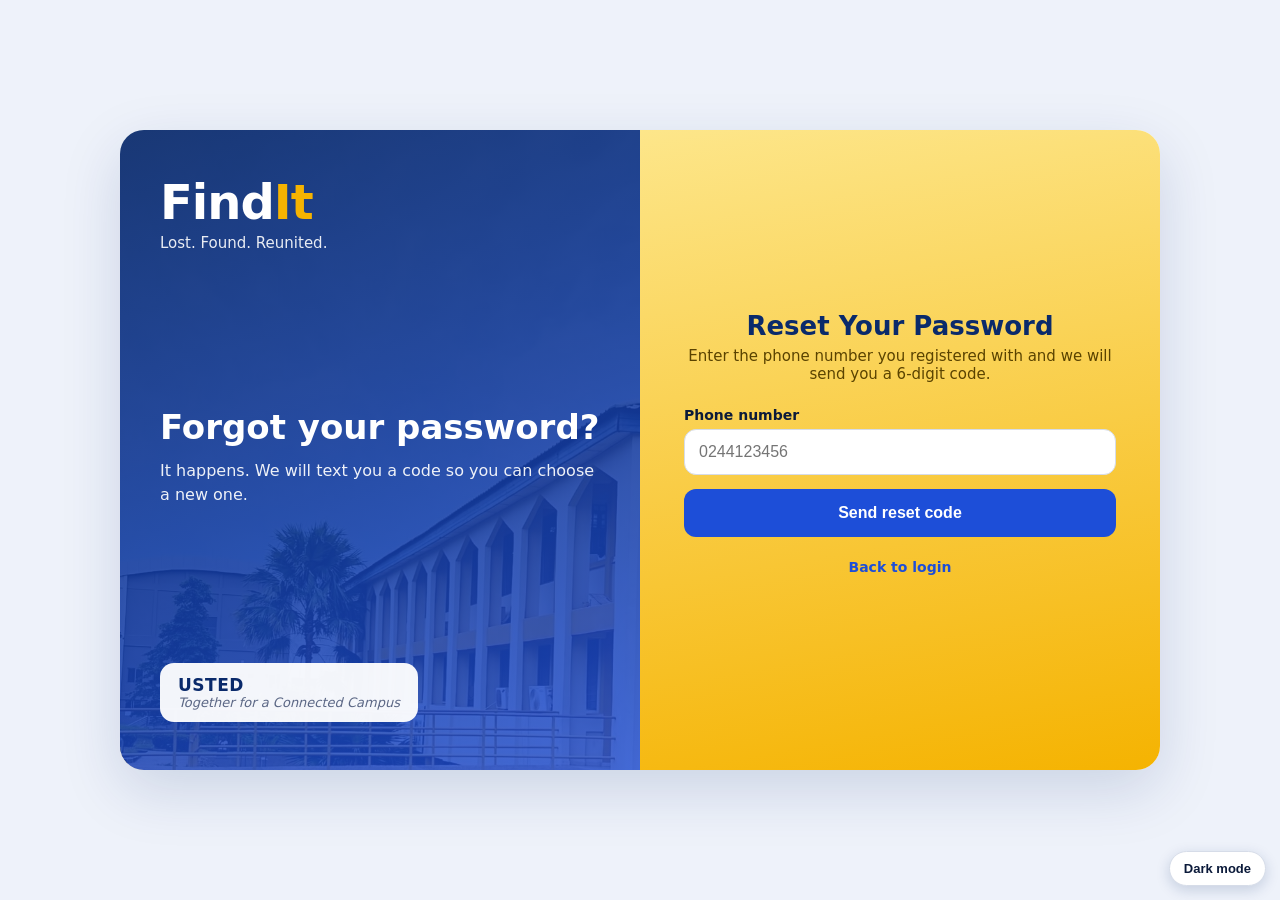
<file: frontend/forgot.html>
<!doctype html>
<html lang="en">
<head>
  <meta charset="utf-8">
  <meta name="viewport" content="width=device-width, initial-scale=1">
  <title>Reset your password | FindIt</title>
  <link rel="stylesheet" href="css/style.css">
  <script src="js/theme.js"></script>
</head>
<body>
  <main class="shell">
    <section class="hero" aria-hidden="true">
      <div>
        <div class="brand">Find<span class="it">It</span></div>
        <div class="tagline">Lost. Found. Reunited.</div>
      </div>
      <div>
        <h1>Forgot your password?</h1>
        <p>It happens. We will text you a code so you can choose a new one.</p>
      </div>
      <div class="badge"><strong>USTED</strong><span>Together for a Connected Campus</span></div>
    </section>

    <section class="panel">
      <h2>Reset Your Password</h2>
      <p id="subtitle" class="subtitle">Enter the phone number you registered with and we will send you a 6-digit code.</p>

      <div id="message" class="notice error" role="alert" hidden></div>

      <form id="phone-form" novalidate>
        <div class="field">
          <label for="phone">Phone number</label>
          <input id="phone" name="phone" type="tel" inputmode="tel" autocomplete="tel" placeholder="0244123456" required>
        </div>
        <button class="primary" type="submit">Send reset code</button>
      </form>

      <form id="reset-form" novalidate hidden>
        <div class="field">
          <label for="code">Code from the SMS</label>
          <input id="code" name="code" inputmode="numeric" autocomplete="one-time-code" pattern="\d{6}" maxlength="6" required>
        </div>
        <div class="field">
          <label for="new-password">New password</label>
          <div class="input-wrap">
            <input id="new-password" name="new-password" type="password" autocomplete="new-password" minlength="8" maxlength="128" required>
            <button type="button" class="toggle" data-toggle="new-password">Show</button>
          </div>
        </div>
        <div class="field">
          <label for="confirm">Confirm new password</label>
          <input id="confirm" name="confirm" type="password" autocomplete="new-password" required>
        </div>
        <button class="primary" type="submit">Change password</button>
      </form>
      <button id="resend" class="secondary" type="button" hidden>Send a new code</button>

      <p class="footer-text"><a href="login.html">Back to login</a></p>
    </section>
  </main>
  <script src="js/common.js"></script>
  <script src="js/forgot.js"></script>
</body>
</html>
</file>
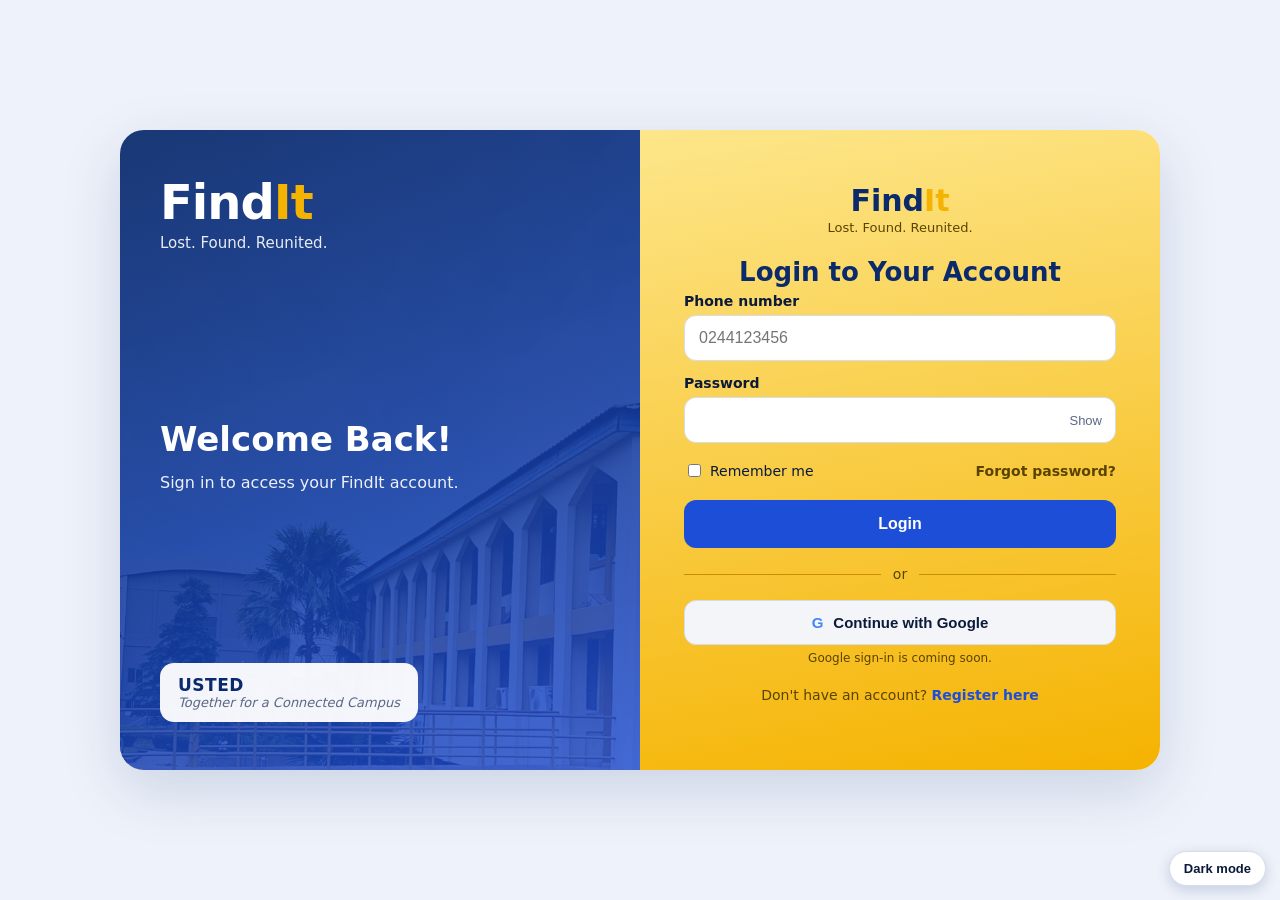
<file: frontend/login.html>
<!doctype html>
<html lang="en">
<head>
  <meta charset="utf-8">
  <meta name="viewport" content="width=device-width, initial-scale=1">
  <title>Login to FindIt</title>
  <link rel="stylesheet" href="css/style.css">
  <script src="js/theme.js"></script>
</head>
<body>
  <main class="shell">
    <section class="hero" aria-hidden="true">
      <div>
        <div class="brand">Find<span class="it">It</span></div>
        <div class="tagline">Lost. Found. Reunited.</div>
      </div>
      <div>
        <h1>Welcome Back!</h1>
        <p>Sign in to access your FindIt account.</p>
      </div>
      <div class="badge"><strong>USTED</strong><span>Together for a Connected Campus</span></div>
    </section>

    <section class="panel">
      <div class="brand-small">Find<span>It</span></div>
      <div class="tagline-small">Lost. Found. Reunited.</div>
      <h2>Login to Your Account</h2>

      <div id="message" class="notice error" role="alert" hidden></div>

      <form id="login-form" novalidate>
        <div class="field">
          <label for="phone">Phone number</label>
          <input id="phone" name="phone" type="tel" inputmode="tel" autocomplete="tel" placeholder="0244123456" required>
        </div>
        <div class="field">
          <label for="password">Password</label>
          <div class="input-wrap">
            <input id="password" name="password" type="password" autocomplete="current-password" required>
            <button type="button" class="toggle" data-toggle="password">Show</button>
          </div>
        </div>
        <div class="row">
          <label><input id="remember" type="checkbox" style="width:auto;padding:0"> Remember me</label>
          <a class="muted-link" href="forgot.html">Forgot password?</a>
        </div>
        <button class="primary" type="submit">Login</button>
      </form>

      <div class="or-line">or</div>
      <button class="google-btn" type="button" disabled aria-describedby="google-soon">
        <span class="g-mark">G</span> Continue with Google
      </button>
      <p id="google-soon" class="coming-soon">Google sign-in is coming soon.</p>

      <p class="footer-text">Don't have an account? <a href="register.html">Register here</a></p>
    </section>
  </main>
  <script src="js/common.js"></script>
  <script src="js/login.js"></script>
</body>
</html>
</file>
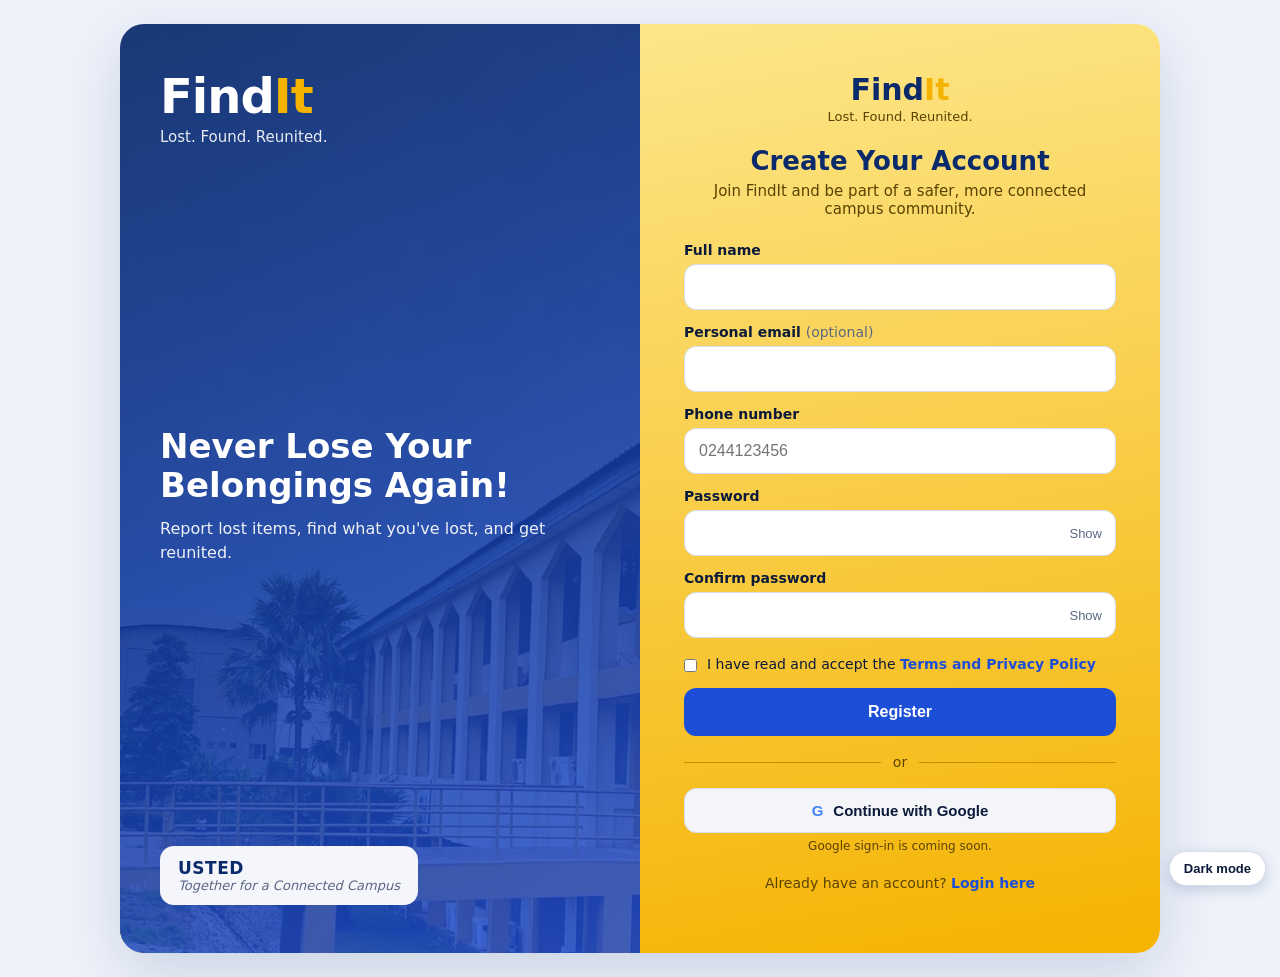
<file: frontend/register.html>
<!doctype html>
<html lang="en">
<head>
  <meta charset="utf-8">
  <meta name="viewport" content="width=device-width, initial-scale=1">
  <title>Create your FindIt account</title>
  <link rel="stylesheet" href="css/style.css">
  <link rel="stylesheet" href="css/terms.css">
  <script src="js/theme.js"></script>
</head>
<body>
  <main class="shell">
    <section class="hero" aria-hidden="true">
      <div>
        <div class="brand">Find<span class="it">It</span></div>
        <div class="tagline">Lost. Found. Reunited.</div>
      </div>
      <div>
        <h1>Never Lose Your Belongings Again!</h1>
        <p>Report lost items, find what you've lost, and get reunited.</p>
      </div>
      <div class="badge"><strong>USTED</strong><span>Together for a Connected Campus</span></div>
    </section>

    <section class="panel">
      <div class="brand-small">Find<span>It</span></div>
      <div class="tagline-small">Lost. Found. Reunited.</div>
      <h2>Create Your Account</h2>
      <p class="subtitle">Join FindIt and be part of a safer, more connected campus community.</p>

      <div id="message" class="notice error" role="alert" hidden></div>

      <form id="register-form" novalidate>
        <div class="field">
          <label for="full_name">Full name</label>
          <input id="full_name" name="full_name" autocomplete="name" required minlength="2" maxlength="120">
        </div>
        <div class="field">
          <label for="email">Personal email <span class="optional">(optional)</span></label>
          <input id="email" name="email" type="email" autocomplete="email" maxlength="255">
        </div>
        <div class="field">
          <label for="phone">Phone number</label>
          <input id="phone" name="phone" type="tel" inputmode="tel" autocomplete="tel" placeholder="0244123456" required>
        </div>
        <div class="field">
          <label for="password">Password</label>
          <div class="input-wrap">
            <input id="password" name="password" type="password" autocomplete="new-password" required minlength="8" maxlength="128">
            <button type="button" class="toggle" data-toggle="password">Show</button>
          </div>
        </div>
        <div class="field">
          <label for="confirm">Confirm password</label>
          <div class="input-wrap">
            <input id="confirm" name="confirm" type="password" autocomplete="new-password" required minlength="8" maxlength="128">
            <button type="button" class="toggle" data-toggle="confirm">Show</button>
          </div>
        </div>
        <label class="terms-check" for="accept_terms">
          <input id="accept_terms" name="accept_terms" type="checkbox">
          <span>I have read and accept the <a href="terms.html" target="_blank" rel="noopener">Terms and Privacy Policy</a></span>
        </label>
        <button class="primary" type="submit">Register</button>
      </form>

      <div class="or-line">or</div>
      <button class="google-btn" type="button" disabled aria-describedby="google-soon">
        <span class="g-mark">G</span> Continue with Google
      </button>
      <p id="google-soon" class="coming-soon">Google sign-in is coming soon.</p>

      <p class="footer-text">Already have an account? <a href="login.html">Login here</a></p>
    </section>
  </main>
  <script src="js/common.js"></script>
  <script src="js/register.js"></script>
</body>
</html>
</file>
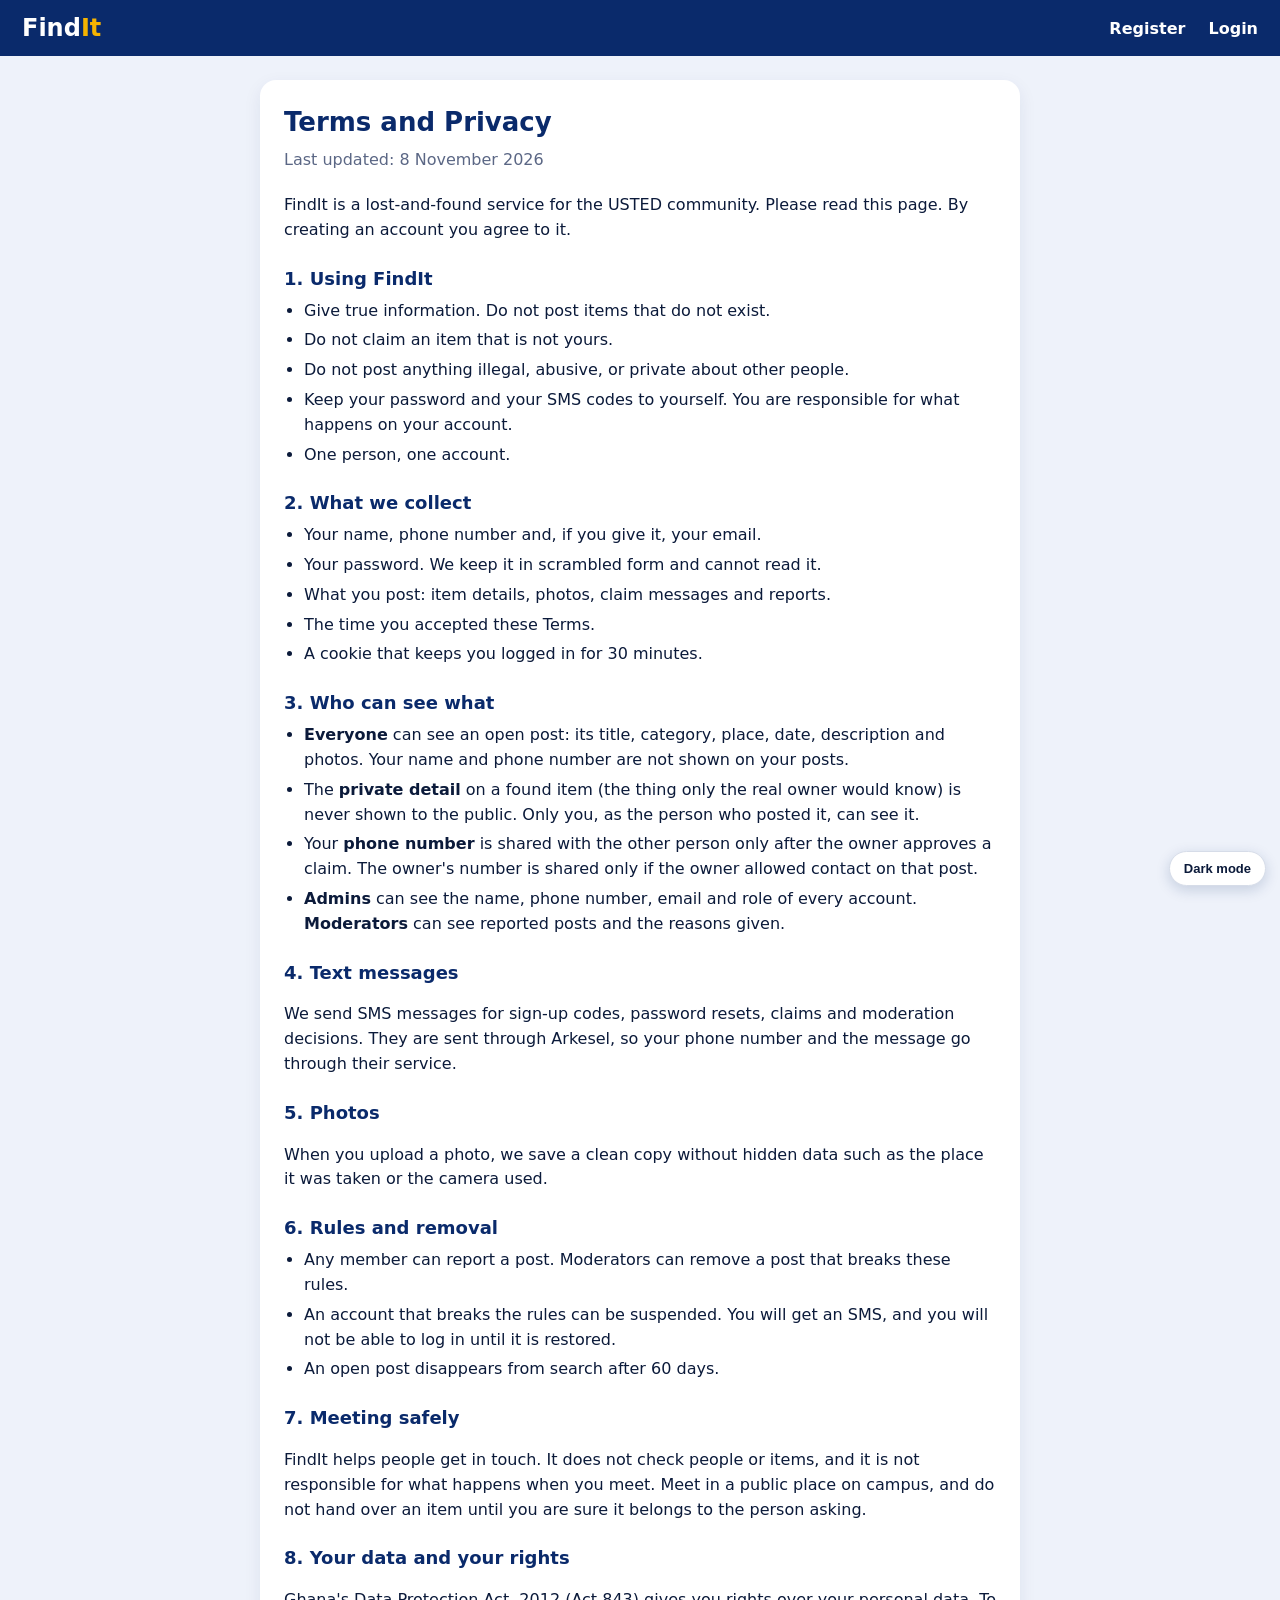
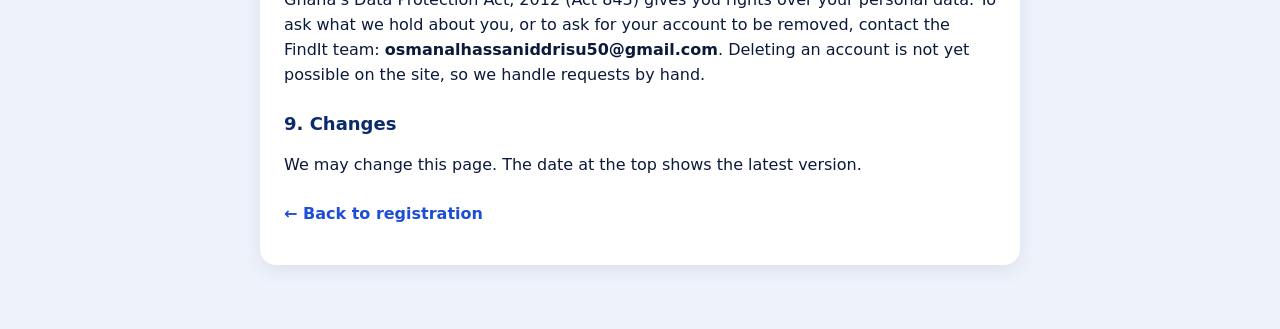
<file: frontend/terms.html>
<!doctype html>
<html lang="en">
<head>
  <meta charset="utf-8">
  <meta name="viewport" content="width=device-width, initial-scale=1">
  <title>Terms and Privacy | FindIt</title>
  <link rel="stylesheet" href="css/style.css">
  <link rel="stylesheet" href="css/app.css">
  <link rel="stylesheet" href="css/terms.css">
  <script src="js/theme.js"></script>
</head>
<body class="app">
  <header class="topbar">
    <a class="brand-link" href="index.html">Find<span>It</span></a>
    <nav>
      <a href="register.html">Register</a>
      <a href="login.html">Login</a>
    </nav>
  </header>
  <main class="container">
    <article class="terms">
      <h1 class="page-title">Terms and Privacy</h1>
      <p class="page-sub">Last updated: 8 November 2026</p>

      <p>FindIt is a lost-and-found service for the USTED community. Please read this page. By creating an account you agree to it.</p>

      <h2>1. Using FindIt</h2>
      <ul>
        <li>Give true information. Do not post items that do not exist.</li>
        <li>Do not claim an item that is not yours.</li>
        <li>Do not post anything illegal, abusive, or private about other people.</li>
        <li>Keep your password and your SMS codes to yourself. You are responsible for what happens on your account.</li>
        <li>One person, one account.</li>
      </ul>

      <h2>2. What we collect</h2>
      <ul>
        <li>Your name, phone number and, if you give it, your email.</li>
        <li>Your password. We keep it in scrambled form and cannot read it.</li>
        <li>What you post: item details, photos, claim messages and reports.</li>
        <li>The time you accepted these Terms.</li>
        <li>A cookie that keeps you logged in for 30 minutes.</li>
      </ul>

      <h2>3. Who can see what</h2>
      <ul>
        <li><strong>Everyone</strong> can see an open post: its title, category, place, date, description and photos. Your name and phone number are not shown on your posts.</li>
        <li>The <strong>private detail</strong> on a found item (the thing only the real owner would know) is never shown to the public. Only you, as the person who posted it, can see it.</li>
        <li>Your <strong>phone number</strong> is shared with the other person only after the owner approves a claim. The owner's number is shared only if the owner allowed contact on that post.</li>
        <li><strong>Admins</strong> can see the name, phone number, email and role of every account. <strong>Moderators</strong> can see reported posts and the reasons given.</li>
      </ul>

      <h2>4. Text messages</h2>
      <p>We send SMS messages for sign-up codes, password resets, claims and moderation decisions. They are sent through Arkesel, so your phone number and the message go through their service.</p>

      <h2>5. Photos</h2>
      <p>When you upload a photo, we save a clean copy without hidden data such as the place it was taken or the camera used.</p>

      <h2>6. Rules and removal</h2>
      <ul>
        <li>Any member can report a post. Moderators can remove a post that breaks these rules.</li>
        <li>An account that breaks the rules can be suspended. You will get an SMS, and you will not be able to log in until it is restored.</li>
        <li>An open post disappears from search after 60 days.</li>
      </ul>

      <h2>7. Meeting safely</h2>
      <p>FindIt helps people get in touch. It does not check people or items, and it is not responsible for what happens when you meet. Meet in a public place on campus, and do not hand over an item until you are sure it belongs to the person asking.</p>

      <h2>8. Your data and your rights</h2>
      <p>Ghana's Data Protection Act, 2012 (Act 843) gives you rights over your personal data. To ask what we hold about you, or to ask for your account to be removed, contact the FindIt team: <strong>osmanalhassaniddrisu50@gmail.com</strong>. Deleting an account is not yet possible on the site, so we handle requests by hand.</p>

      <h2>9. Changes</h2>
      <p>We may change this page. The date at the top shows the latest version.</p>

      <p class="terms-back"><a href="register.html">← Back to registration</a></p>
    </article>
  </main>
</body>
</html>
</file>
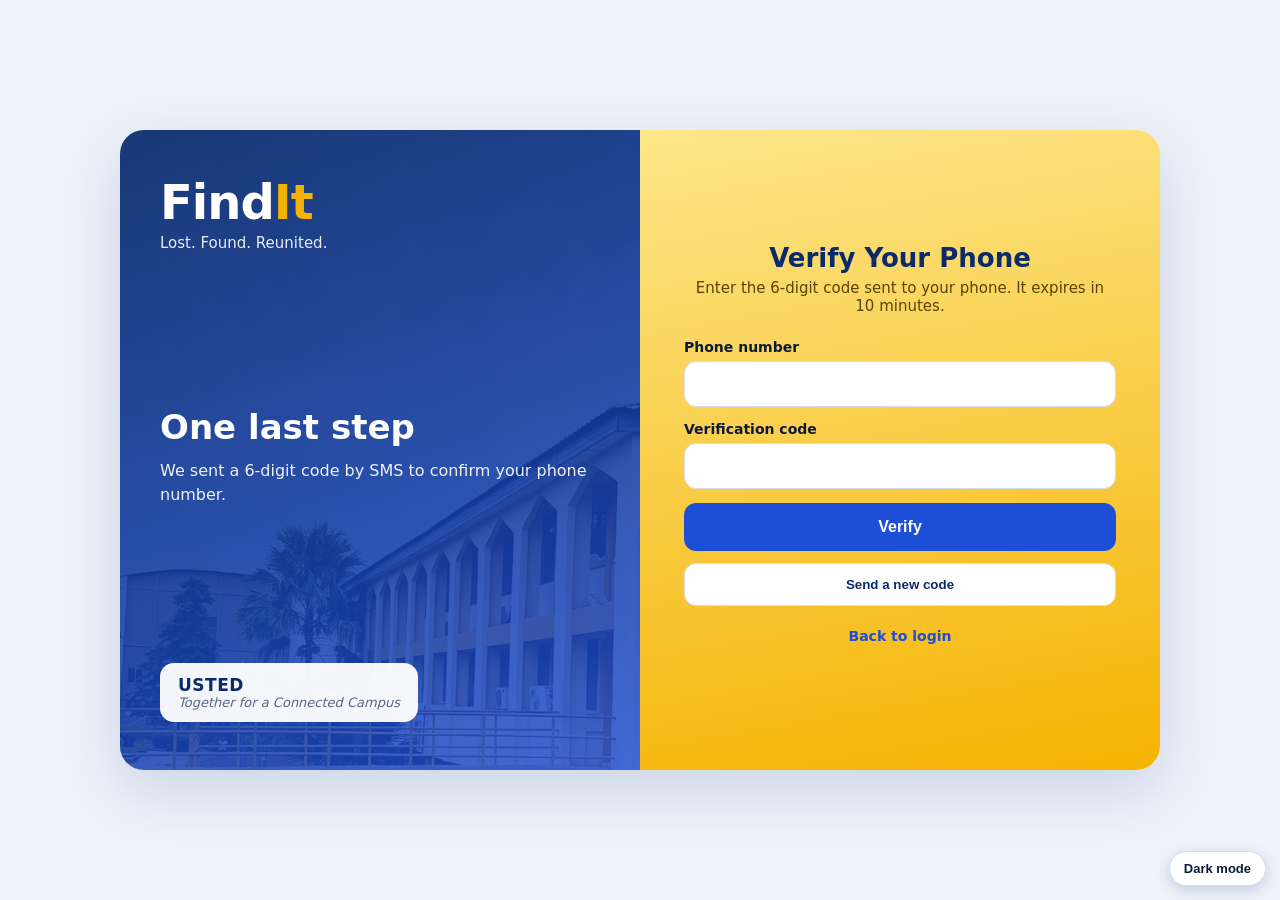
<file: frontend/verify.html>
<!doctype html>
<html lang="en">
<head>
  <meta charset="utf-8">
  <meta name="viewport" content="width=device-width, initial-scale=1">
  <title>Verify your phone | FindIt</title>
  <link rel="stylesheet" href="css/style.css">
  <script src="js/theme.js"></script>
</head>
<body>
  <main class="shell">
    <section class="hero" aria-hidden="true">
      <div>
        <div class="brand">Find<span class="it">It</span></div>
        <div class="tagline">Lost. Found. Reunited.</div>
      </div>
      <div>
        <h1>One last step</h1>
        <p>We sent a 6-digit code by SMS to confirm your phone number.</p>
      </div>
      <div class="badge"><strong>USTED</strong><span>Together for a Connected Campus</span></div>
    </section>

    <section class="panel">
      <h2>Verify Your Phone</h2>
      <p class="subtitle">Enter the 6-digit code sent to your phone. It expires in 10 minutes.</p>

      <div id="message" class="notice error" role="alert" hidden></div>

      <form id="verify-form" novalidate>
        <div class="field">
          <label for="phone">Phone number</label>
          <input id="phone" name="phone" type="tel" inputmode="tel" required>
        </div>
        <div class="field">
          <label for="code">Verification code</label>
          <input id="code" name="code" inputmode="numeric" autocomplete="one-time-code" pattern="\d{6}" maxlength="6" required>
        </div>
        <button class="primary" type="submit">Verify</button>
      </form>
      <button id="resend" class="secondary" type="button">Send a new code</button>

      <p class="footer-text"><a href="login.html">Back to login</a></p>
    </section>
  </main>
  <script src="js/common.js"></script>
  <script src="js/verify.js"></script>
</body>
</html>
</file>
<file: frontend/css/style.css>
/* The hidden attribute must always win over the display rules below */
[hidden] { display: none !important; }

:root {
  --navy: #0a2a6b;
  --blue: #1d4ed8;
  --gold: #f5b301;
  --ink: #0b1a3a;
  --muted: #5b6785;
  --line: #d6dce8;
  --page: #eef2fa;
  --gold-deep: #5a4300;
  --surface: #ffffff;
  --surface-2: #f3f5f9;
  --thumb: #dfe6f3;
  --line-soft: #eef1f7;
  --glass: rgba(255, 255, 255, 0.9);
  --hero-end: #eaf1ff;
  --navy-text: #0a2a6b;
  --link: #1d4ed8;
  --tint-blue: #e8f0ff;
  --on-tint-blue: #1d4ed8;
  --tint-green: #e7f8ee;
  --tint-green-2: #d6f5e1;
  --on-tint-green: #14532d;
  --tint-red: #fde8e8;
  --on-tint-red: #9b1c1c;
  --tint-gold: #fff7e0;
  --on-tint-gold: #7a5b00;
  --tint-purple: #efe9ff;
  --tint-orange: #fff1e0;
  --gray-pill: #eceff5;
  --on-gray: #4b5563;
}

/* Dark mode: chosen with the toggle button, or from the device setting */
:root[data-theme="dark"] {
  color-scheme: dark;
  --ink: #e6ebf7;
  --muted: #9aa7c4;
  --line: #2a3654;
  --page: #0b1220;
  --surface: #141d33;
  --surface-2: #1b2644;
  --thumb: #243153;
  --line-soft: #243153;
  --glass: rgba(20, 29, 51, 0.88);
  --hero-end: #1a2a52;
  --navy-text: #a9c2ff;
  --link: #8fb0ff;
  --tint-blue: #1c2f5e;
  --on-tint-blue: #a9c2ff;
  --tint-green: #12382a;
  --tint-green-2: #0f3024;
  --on-tint-green: #8fe0b0;
  --tint-red: #4a1d22;
  --on-tint-red: #ffb3b3;
  --tint-gold: #3d3210;
  --on-tint-gold: #f3d27a;
  --tint-purple: #2f2457;
  --tint-orange: #4a2d12;
  --gray-pill: #2a3350;
  --on-gray: #c3cbe0;
}

/* The gold sign-in panel keeps the light colours, so text stays readable on gold */
:root[data-theme="dark"] .panel {
  color-scheme: light;
  color: #0b1a3a;
  --ink: #0b1a3a;
  --muted: #5b6785;
  --line: #d6dce8;
  --surface: #ffffff;
  --surface-2: #f3f5f9;
  --navy-text: #0a2a6b;
  --link: #1d4ed8;
  --tint-red: #fde8e8;
  --on-tint-red: #9b1c1c;
  --tint-green: #e6f7ee;
  --on-tint-green: #14532d;
}

:root[data-theme="dark"] .badge { color: #0b1a3a; --muted: #5b6785; }

.theme-toggle {
  position: fixed;
  right: 14px;
  bottom: 14px;
  z-index: 50;
  padding: 9px 14px;
  border: 1px solid var(--line);
  border-radius: 999px;
  background: var(--surface);
  color: var(--ink);
  font-size: 13px;
  font-weight: 700;
  cursor: pointer;
  box-shadow: 0 4px 14px rgba(10, 42, 107, 0.18);
}

* { box-sizing: border-box; }

body {
  margin: 0;
  min-height: 100vh;
  font-family: system-ui, "Segoe UI", Roboto, Arial, sans-serif;
  color: var(--ink);
  background: var(--page);
  display: flex;
  align-items: center;
  justify-content: center;
  padding: 24px 16px;
}

.shell {
  width: 100%;
  max-width: 1040px;
  min-height: 640px;
  display: grid;
  grid-template-columns: 1fr 1fr;
  background: var(--surface);
  border-radius: 24px;
  overflow: hidden;
  box-shadow: 0 20px 60px rgba(10, 42, 107, 0.15);
}

.hero {
  position: relative;
  color: #fff;
  padding: 48px 40px;
  display: flex;
  flex-direction: column;
  justify-content: space-between;
  background:
    linear-gradient(160deg, rgba(10, 42, 107, 0.92) 0%, rgba(29, 78, 216, 0.82) 100%),
    url("../img/campus.jpg") center / cover no-repeat;
}

.brand { font-size: 48px; font-weight: 800; letter-spacing: -1px; line-height: 1; }
.brand .it { color: var(--gold); }
.tagline { margin-top: 8px; opacity: 0.9; font-size: 15px; }

.hero h1 { font-size: 34px; line-height: 1.15; margin: 0 0 12px; }
.hero p { margin: 0; font-size: 16px; opacity: 0.92; line-height: 1.5; }

.badge {
  align-self: flex-start;
  background: rgba(255, 255, 255, 0.95);
  color: var(--navy-text);
  border-radius: 14px;
  padding: 12px 18px;
  font-size: 13px;
}
.badge strong { display: block; font-size: 17px; letter-spacing: 0.5px; }
.badge span { color: var(--muted); font-style: italic; }

.panel {
  display: flex;
  flex-direction: column;
  justify-content: center;
  padding: 48px 44px;
  background: linear-gradient(170deg, #fde68a 0%, #f5b301 100%);
}

.panel .brand-small { text-align: center; font-size: 30px; font-weight: 800; color: var(--navy-text); }
.panel .brand-small span { color: var(--gold); }
.panel .tagline-small { text-align: center; color: #5a4300; font-size: 13px; margin: 2px 0 22px; }

h2 { text-align: center; font-size: 26px; color: var(--navy-text); margin: 0 0 6px; }
.subtitle { text-align: center; color: #5a4300; font-size: 15px; margin: 0 0 24px; }

form { display: flex; flex-direction: column; }

.field { margin-bottom: 14px; }
label { display: block; font-size: 14px; font-weight: 600; margin-bottom: 6px; }
.optional { font-weight: 400; color: var(--muted); }

.input-wrap { position: relative; }
input {
  width: 100%;
  padding: 13px 44px 13px 14px;
  font-size: 16px;
  border: 1px solid var(--line);
  border-radius: 12px;
  background: var(--surface);
  color: var(--ink);
}
input:focus { outline: 3px solid rgba(29, 78, 216, 0.22); border-color: var(--blue); }

.toggle {
  position: absolute;
  right: 6px;
  top: 50%;
  transform: translateY(-50%);
  border: 0;
  background: none;
  padding: 6px 8px;
  cursor: pointer;
  color: var(--muted);
  font-size: 13px;
}

.row { display: flex; justify-content: space-between; align-items: center; font-size: 14px; margin: 4px 0 20px; }
.row label { margin: 0; font-weight: 500; display: flex; gap: 6px; align-items: center; }
.muted-link { color: #5a4300; font-weight: 600; text-decoration: none; }
.muted-link:hover { text-decoration: underline; }

button.primary {
  width: 100%;
  padding: 15px;
  border: 0;
  border-radius: 12px;
  background: var(--blue);
  color: #fff;
  font-size: 16px;
  font-weight: 700;
  cursor: pointer;
}
button.primary:hover { background: #1640b8; }
button.primary:disabled { opacity: 0.6; cursor: wait; }
button.secondary {
  margin-top: 12px;
  width: 100%;
  padding: 13px;
  border: 1px solid var(--line);
  border-radius: 12px;
  background: var(--surface);
  color: var(--navy-text);
  font-weight: 600;
  cursor: pointer;
}
button.secondary:disabled { opacity: 0.5; cursor: not-allowed; }

.notice { padding: 11px 14px; border-radius: 10px; font-size: 14px; margin-bottom: 14px; }
.notice.error { background: var(--tint-red); color: var(--on-tint-red); }
.notice.success { background: var(--tint-green); color: var(--on-tint-green); }
.notice[hidden] { display: none; }

.footer-text { text-align: center; font-size: 14px; color: #5a4300; margin-top: 22px; }
a { color: var(--link); font-weight: 600; text-decoration: none; }
a:hover { text-decoration: underline; }


.or-line { display: flex; align-items: center; gap: 12px; color: #5a4300; font-size: 14px; margin: 18px 0; }
.or-line::before, .or-line::after { content: ""; flex: 1; height: 1px; background: #c98f00; }
.google-btn {
  width: 100%;
  padding: 13px;
  border: 1px solid var(--line);
  border-radius: 12px;
  background: var(--surface-2);
  color: var(--ink);
  font-size: 15px;
  font-weight: 600;
  display: flex;
  align-items: center;
  justify-content: center;
  gap: 10px;
  cursor: not-allowed;
}
.google-btn .g-mark { font-weight: 800; color: #4285f4; }
.coming-soon { text-align: center; font-size: 12px; color: #5a4300; margin: 6px 0 0; }

@media (max-width: 800px) {
  body { padding: 0; }
  .shell { grid-template-columns: 1fr; border-radius: 0; min-height: 100vh; box-shadow: none; }
  .hero { padding: 28px 22px; min-height: 220px; }
  .brand { font-size: 36px; }
  .hero h1 { font-size: 24px; }
  .hero .badge { display: none; }
  .panel { padding: 28px 22px 40px; }
}
</file>
<file: frontend/css/terms.css>
/* Terms and Privacy page, and the accept box on the sign-up form */

.terms { background: var(--surface); border-radius: 16px; padding: 22px 24px; box-shadow: 0 6px 18px rgba(10, 42, 107, 0.08); max-width: 760px; margin: 0 auto; line-height: 1.55; color: var(--ink); }
.terms h2 { text-align: left; font-size: 18px; margin: 22px 0 6px; color: var(--navy-text); }
.terms ul { padding-left: 20px; margin: 6px 0; }
.terms li { margin: 5px 0; }
.terms-back { margin-top: 24px; }

.terms-check { display: flex; align-items: flex-start; gap: 10px; margin: 4px 0 16px; font-size: 14px; font-weight: 400; }
.terms-check input { width: auto; margin: 3px 0 0; flex: none; }
.terms-check a { font-weight: 700; }
</file>
<file: frontend/css/app.css>
/* Styles for the logged-in pages: browse, report and item */
body.app { display: block; padding: 0; align-items: stretch; background: var(--page); }

.topbar {
  background: var(--navy);
  color: #fff;
  display: flex;
  justify-content: space-between;
  align-items: center;
  padding: 14px 22px;
  flex-wrap: wrap;
  gap: 10px;
}
.topbar .brand-link { color: #fff; font-size: 24px; font-weight: 800; text-decoration: none; }
.topbar .brand-link span { color: var(--gold); }
.topbar nav a { color: #fff; margin-left: 18px; font-weight: 600; text-decoration: none; }
.topbar nav a:hover { text-decoration: underline; }

.container { max-width: 1040px; margin: 24px auto; padding: 0 16px 40px; }
.page-title { color: var(--navy-text); font-size: 26px; margin: 0 0 6px; }
.page-sub { color: var(--muted); margin: 0 0 20px; }

.filters { display: flex; gap: 10px; flex-wrap: wrap; margin-bottom: 20px; }
.filters input, .filters select, .card-form input, .card-form select, .card-form textarea {
  padding: 12px; border: 1px solid var(--line); border-radius: 10px; font-size: 15px;
  background: var(--surface); color: var(--ink); box-sizing: border-box; width: 100%;
}
.filters input { flex: 2; min-width: 180px; width: auto; }
.filters input#location { flex: 1; min-width: 150px; }
.filters select { flex: 1; min-width: 150px; width: auto; }
.card-form textarea { min-height: 110px; resize: vertical; }

.results-bar { display: flex; align-items: center; justify-content: space-between; gap: 12px; min-height: 36px; margin-bottom: 12px; color: var(--muted); font-weight: 600; }
.results-bar button, .load-more-row button { width: auto; margin-top: 0; padding: 10px 18px; flex: none; }
.results-bar button[hidden], .load-more-row button[hidden] { display: none; }
.results-bar span { white-space: nowrap; }
.load-more-row { display: flex; justify-content: center; margin: 22px 0 6px; }
.grid { display: grid; grid-template-columns: repeat(auto-fill, minmax(220px, 1fr)); gap: 18px; }
.item-card {
  background: var(--surface); border-radius: 16px; overflow: hidden;
  box-shadow: 0 6px 18px rgba(10, 42, 107, 0.08);
  color: var(--ink); text-decoration: none; display: block;
}
.item-card:hover { box-shadow: 0 10px 24px rgba(10, 42, 107, 0.16); }
.thumb { height: 170px; background: var(--thumb); display: flex; align-items: center; justify-content: center; color: var(--muted); font-size: 14px; }
.thumb img { width: 100%; height: 100%; object-fit: cover; }
.item-body { padding: 14px 16px 16px; }
.item-body h3 { margin: 8px 0 6px; font-size: 17px; color: var(--ink); }
.meta { font-size: 13px; color: var(--muted); margin: 3px 0; }

.tag { display: inline-block; padding: 3px 10px; border-radius: 999px; font-size: 12px; font-weight: 700; color: #fff; }
.tag.lost { background: #dc2626; }
.tag.found { background: #16a34a; }

.empty { grid-column: 1 / -1; text-align: center; color: var(--muted); padding: 40px 10px; }

.card-form {
  background: var(--surface); border-radius: 18px; padding: 28px;
  box-shadow: 0 10px 30px rgba(10, 42, 107, 0.1); max-width: 680px; margin: 0 auto;
}
.card-form .field { margin-bottom: 16px; }
.card-form label { display: block; font-weight: 600; font-size: 14px; margin-bottom: 6px; }
.help { font-size: 13px; color: var(--muted); margin: 6px 0 0; }

.type-toggle { display: grid; grid-template-columns: 1fr 1fr; gap: 12px; margin-bottom: 20px; }
.type-toggle label {
  border: 2px solid var(--line); border-radius: 12px; padding: 14px; text-align: center;
  font-weight: 700; cursor: pointer; margin: 0;
}
.type-toggle label:has(input:checked) { border-color: var(--blue); background: var(--tint-blue); }
.type-toggle input { margin-right: 6px; }

.thumbs { display: flex; gap: 10px; margin-top: 10px; flex-wrap: wrap; }
.thumbs img { width: 96px; height: 96px; object-fit: cover; border-radius: 10px; }

.detail { background: var(--surface); border-radius: 18px; padding: 28px; box-shadow: 0 10px 30px rgba(10, 42, 107, 0.1); }
.detail h1 { margin: 10px 0 8px; font-size: 26px; color: var(--navy-text); }
.detail .photos { display: flex; gap: 12px; flex-wrap: wrap; margin: 18px 0; }
.detail .photos img { width: 220px; height: 220px; object-fit: cover; border-radius: 12px; }
.detail p.description { font-size: 16px; line-height: 1.6; }
.private-box { background: var(--tint-gold); border: 1px solid var(--gold); border-radius: 12px; padding: 14px 16px; margin-top: 18px; }
.private-box strong { color: var(--on-tint-gold); }

.back { display: inline-block; margin-bottom: 14px; }

@media (max-width: 600px) {
  .card-form, .detail { padding: 20px; }
  .detail .photos img { width: 100%; height: auto; }
}

/* Claims: form on the item page and the My Claims page */
.claim-box { margin-top: 24px; padding-top: 20px; border-top: 1px solid var(--line); }
.claim-box h2 { text-align: left; font-size: 20px; color: var(--navy-text); margin: 0 0 6px; }
.claim-box textarea {
  width: 100%; min-height: 90px; padding: 12px; border: 1px solid var(--line); border-radius: 10px;
  font-size: 15px; box-sizing: border-box; resize: vertical; margin: 8px 0 12px;
}
.claim-box button.primary { width: auto; padding: 12px 24px; }

.claims-section { margin-bottom: 32px; }
.claims-section h2 { text-align: left; color: var(--navy-text); font-size: 20px; margin: 0 0 12px; }
.claim-card { background: var(--surface); border-radius: 16px; padding: 18px 20px; margin-bottom: 14px; box-shadow: 0 6px 18px rgba(10, 42, 107, 0.08); }
.claim-card header { display: flex; justify-content: space-between; align-items: center; gap: 10px; flex-wrap: wrap; }
.claim-message { background: var(--surface-2); border-radius: 10px; padding: 10px 12px; margin: 10px 0; white-space: pre-wrap; }
.claim-actions { display: flex; gap: 10px; flex-wrap: wrap; margin-top: 12px; }
.claim-actions button { width: auto; margin: 0; padding: 10px 20px; }
.contact-line { font-weight: 600; margin: 8px 0 0; }
.returned-note { color: var(--on-tint-green); font-weight: 700; margin: 8px 0 0; }
.empty-note { color: var(--muted); }
.status-pill { padding: 3px 10px; border-radius: 999px; font-size: 12px; font-weight: 700; }
.status-pill.pending { background: var(--tint-gold); color: var(--on-tint-gold); }
.status-pill.approved { background: var(--tint-green); color: var(--on-tint-green); }
.status-pill.declined, .status-pill.withdrawn { background: var(--gray-pill); color: var(--on-gray); }

/* My Posts */
.post-card { display: flex; gap: 16px; align-items: flex-start; }
.post-thumb {
  width: 92px; height: 92px; border-radius: 12px; flex: none; overflow: hidden;
  background: var(--thumb); color: var(--muted); font-size: 13px; font-weight: 700;
  display: grid; place-items: center;
}
.post-thumb img { width: 100%; height: 100%; object-fit: cover; }
.post-body { flex: 1; min-width: 0; }
.post-body header { display: flex; justify-content: space-between; align-items: center; gap: 10px; flex-wrap: wrap; }
.link-button {
  display: inline-block; padding: 10px 20px; border-radius: 10px; font-weight: 700; font-size: 14px;
  border: 2px solid var(--line); color: var(--navy-text); text-decoration: none;
}
.link-button.highlight { border-color: var(--gold); background: var(--tint-gold); }
.status-pill.open { background: var(--tint-blue); color: var(--on-tint-blue); }
.status-pill.claim_pending, .status-pill.returned { background: var(--tint-green); color: var(--on-tint-green); }
.status-pill.closed, .status-pill.expired { background: var(--gray-pill); color: var(--on-gray); }
@media (max-width: 600px) { .post-card { flex-direction: column; } }

/* Possible matches on the item page */
.matches { margin-top: 28px; padding-top: 20px; border-top: 1px solid var(--line); }
.matches h2 { margin: 0 0 4px; font-size: 20px; color: var(--navy-text); text-align: left; }
.matches .help { margin: 0 0 14px; color: var(--muted); }
.match-list { display: grid; grid-template-columns: repeat(auto-fill, minmax(260px, 1fr)); gap: 12px; }
.match-card {
  display: flex; gap: 12px; align-items: center; padding: 10px; text-decoration: none; color: var(--ink);
  background: var(--surface); border: 1px solid var(--line); border-radius: 12px;
}
.match-card:hover { border-color: var(--blue); }
.match-thumb {
  flex: none; width: 64px; height: 64px; border-radius: 10px; overflow: hidden; background: var(--thumb);
  display: flex; align-items: center; justify-content: center; font-size: 11px; color: var(--muted); text-align: center;
}
.match-thumb img { width: 100%; height: 100%; object-fit: cover; }
.match-text { display: flex; flex-direction: column; gap: 3px; min-width: 0; }
.match-text .tag { align-self: flex-start; }
.match-text strong { overflow-wrap: anywhere; }
.match-text .meta { color: var(--muted); font-size: 13px; }
</file>
